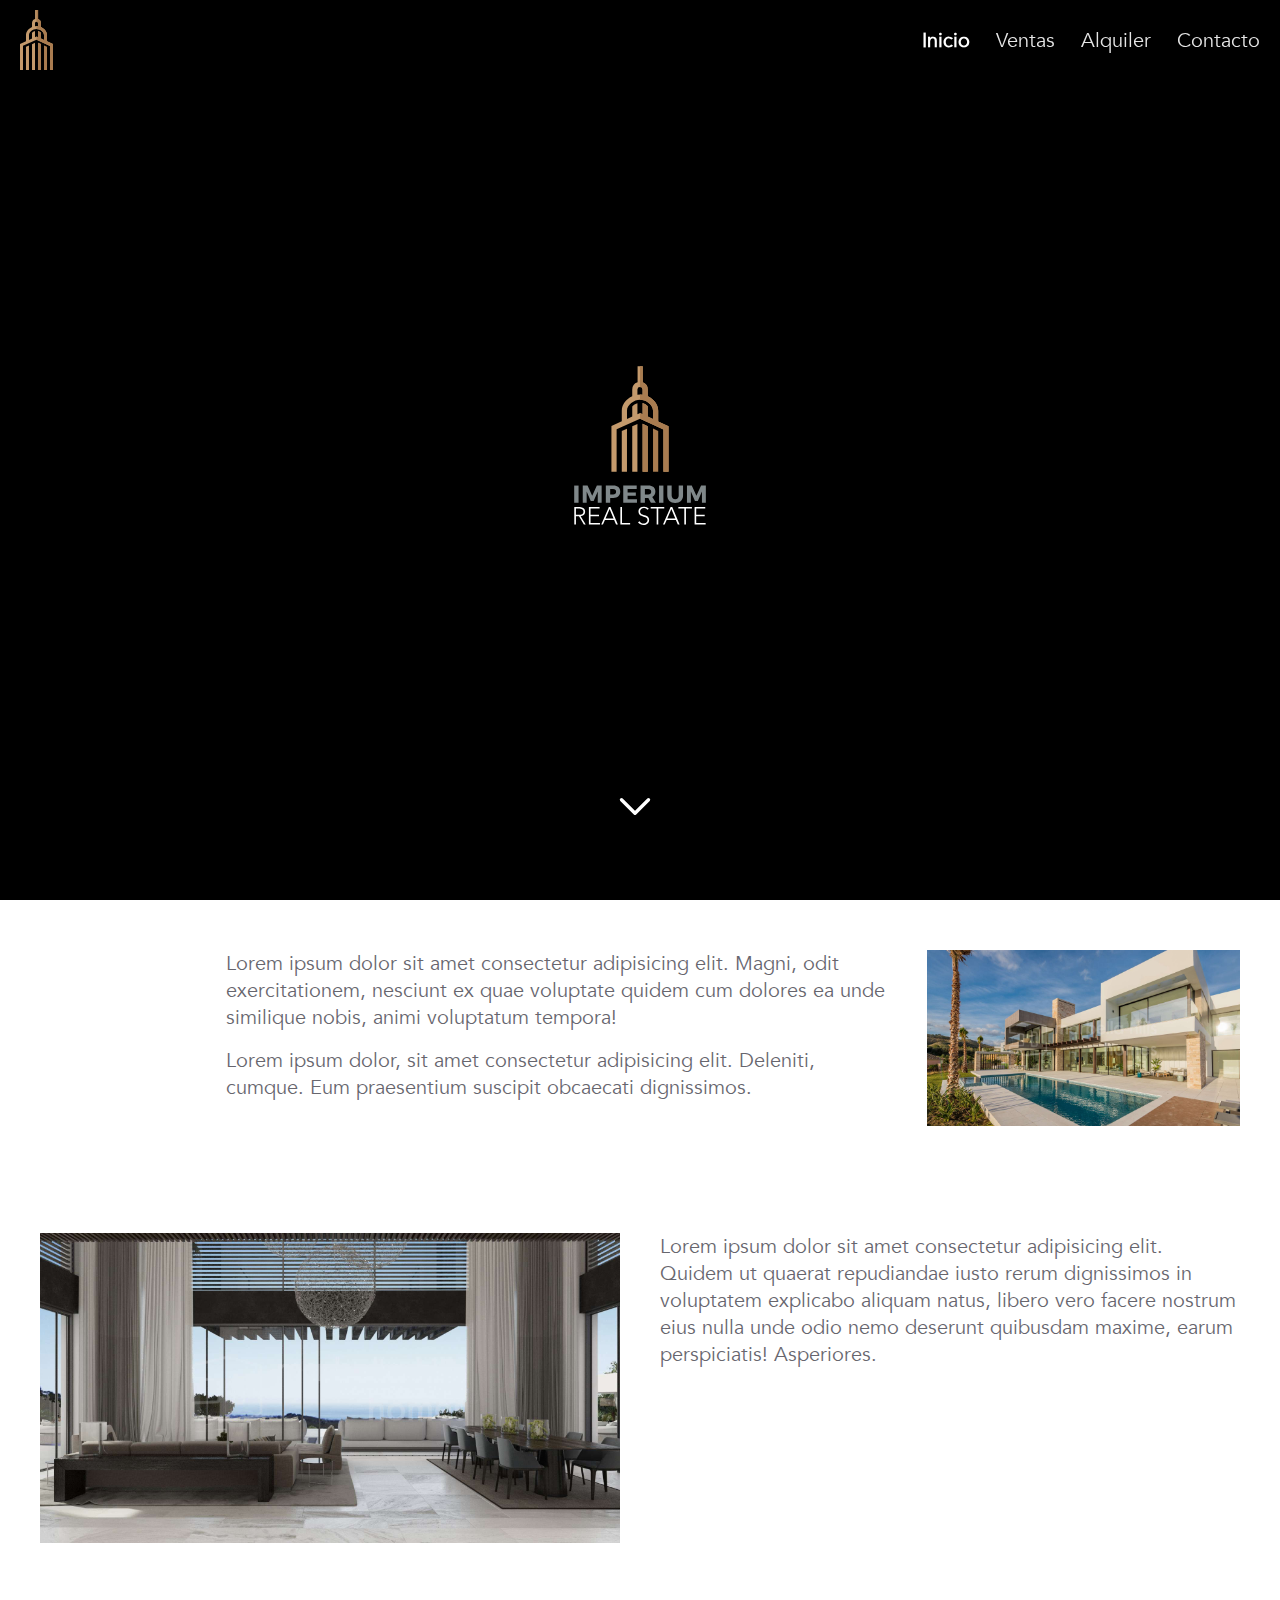
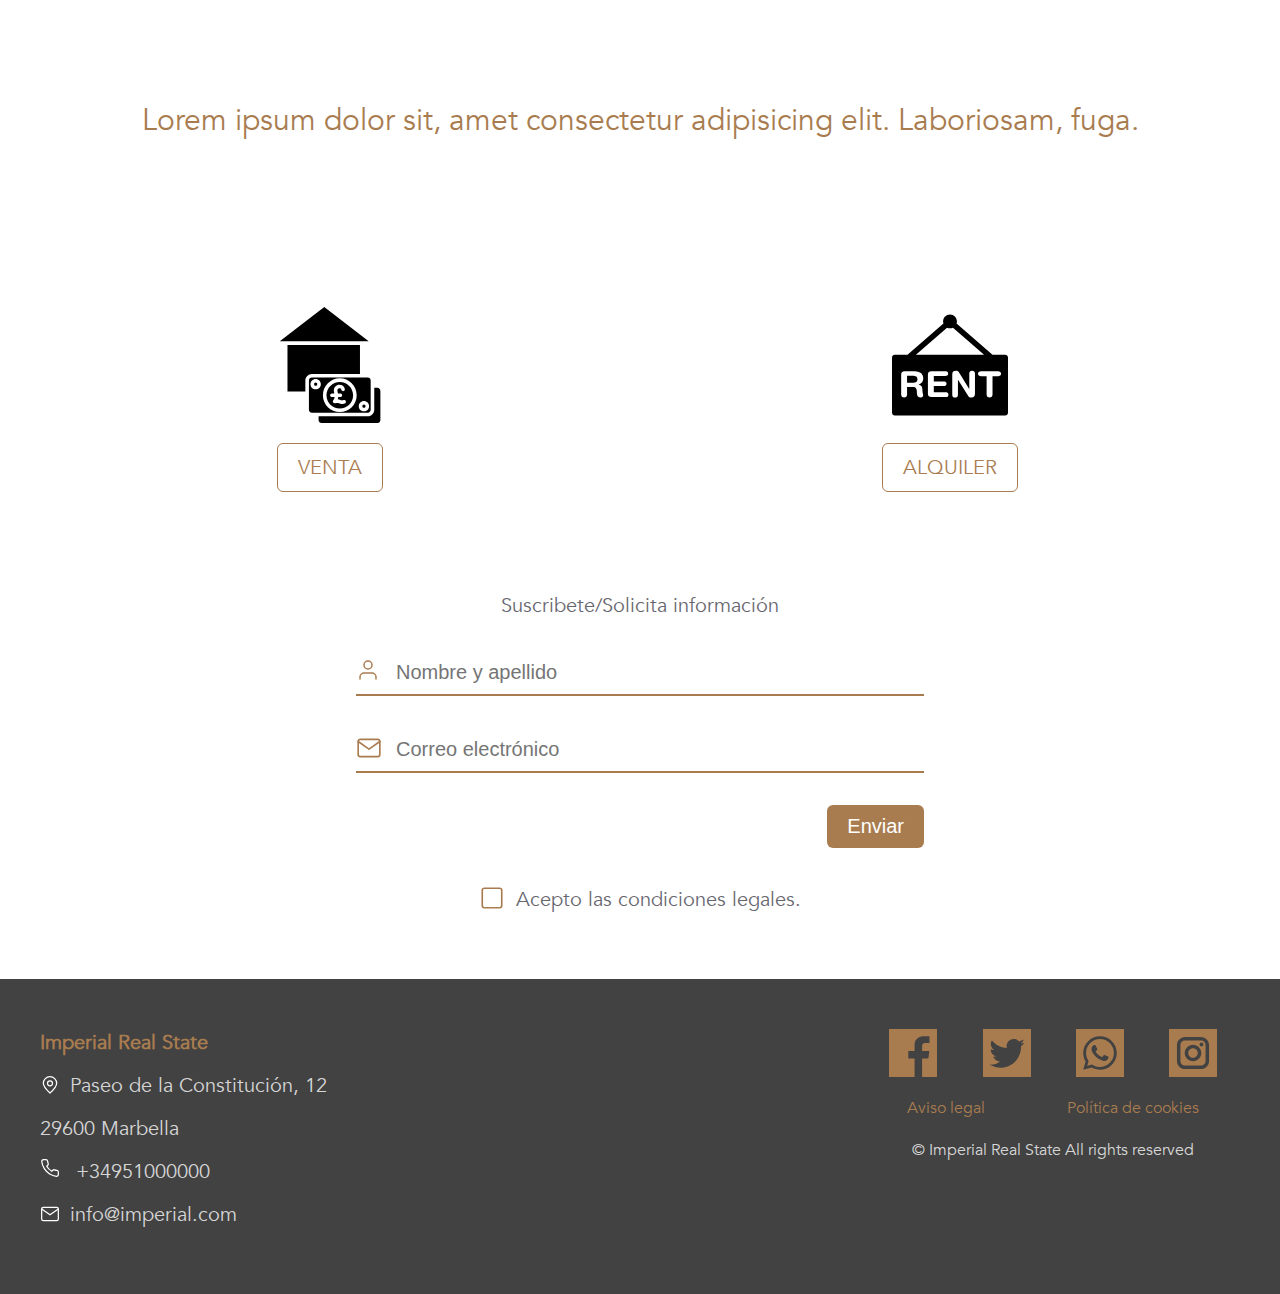
<file: index.html>
<!DOCTYPE html>
<html lang="es">
<head>
    <meta charset="UTF-8">
    <meta http-equiv="X-UA-Compatible" content="IE=edge">
    <meta name="viewport" content="width=device-width, initial-scale=1.0">
    <title>Inicio</title>
    <link rel="stylesheet" href="/css/styles.css">
    <script src="/js/jquery-3.6.4.min.js"></script>
    <script src="/js/main.js"></script>
</head>
<body>
    <header class="transparente">
        <img src="/img/logo.svg" alt="Logo Imperial Real State">
        <nav>
            <a href="#" class="activo">Inicio</a>
            <a href="#">Ventas</a>
            <a href="#">Alquiler</a>
            <a href="#">Contacto</a>
        </nav>
    </header>
    <div class="hero">
        <div></div>
        <div></div>
        <div></div>
        <div class="hero-logo">
            <img src="/img/logo-frame.svg" alt="Logo Imperial Real State">
        </div>
        <a href="#pr" class="hero-down"> <!-- el "href" me lleva al elemento con id "pr" -->
            <img src="/img/down.svg" alt="">
        </a>
    </div>
    <div id="burger" class="solid">
        <div class="barra superior"></div>
        <div class="barra media"></div>
        <div class="barra inferior"></div>
    </div>
    <div class="menu">
        <nav>
            <br>
            <a href="#">Inicio</a>
            <hr>
            <a href="#">Venta</a>
            <hr>
            <a href="#">Alquiler</a>
            <hr>
            <a href="#">Contacto</a>
        </nav>
        <p class="copyright">&copy; ACME Inc</p>
    </div>
    <div class="fila primera">
        <span id="pr">&nbsp;</span>
        <div class="col-66">
            <p>Lorem ipsum dolor sit amet consectetur adipisicing elit. Magni, odit exercitationem, nesciunt ex quae voluptate quidem cum dolores ea unde similique nobis, animi voluptatum tempora!</p>
            <p>Lorem ipsum dolor, sit amet consectetur adipisicing elit. Deleniti, cumque. Eum praesentium suscipit obcaecati dignissimos.</p>
        </div>    
        <div class="col-33">
            <img src="/img/thumb4.jpg" alt="imagen casa">
        </div>
    </div>
    <div class="fila">
        <div class="col-50">
            <img src="/img/thumb5.jpg" alt="">
        </div>
        <div class="col-50">
            <p>Lorem ipsum dolor sit amet consectetur adipisicing elit. Quidem ut quaerat repudiandae iusto rerum dignissimos in voluptatem explicabo aliquam natus, libero vero facere nostrum eius nulla unde odio nemo deserunt quibusdam maxime, earum perspiciatis! Asperiores.</p>
        </div>
    </div>
    <div class="fila paralax">
        <div class="col-100">
            <p>Lorem ipsum dolor sit, amet consectetur adipisicing elit. Laboriosam, fuga.</p>
        </div>
    </div>
    <div class="fila">
        <div class="col-50 caja-nav flex-column-center">
            <img src="/img/comprar.svg" alt="">
            <a href="#">VENTA</a>
        </div>
        <div class="col-50 caja-nav flex-column-center">
            <img src="/img/alquilar.svg" alt="">
            <a href="#">ALQUILER</a>
        </div>
    </div>
    <div class="fila">
        <div class="col-100 flex-column-center">
            <p>Suscribete/Solicita información</p>
            <form class="contacto">
                <div class="fila">
                    <input class="usuario" type="text" placeholder="Nombre y apellido">
                </div>
                <div class="fila">
                    <input class="email" type="email" placeholder="Correo electrónico">
                </div>
                <div class="fila flex-end">
                    <button type="submit">Enviar</button>
                </div>
                <div class="fila flex-center">
                    <input type="checkbox" id="condiciones">
                    <label for="condiciones">
                        Acepto las condiciones legales.
                    </label>
                </div>
            </form>
        </div>
    </div>
    <footer class="fila">
        <div class="col-33">
            <p>Imperial Real State</p>
            <p class="flex-start">
                <img class="m-r-small" src="/img/map.svg" alt="Icono de mapa">
                Paseo de la Constitución, 12
            </p>
            <p class="flex-start">29600 Marbella</p>
            <p>
                <img class="m-r-small" src="/img/phone.svg" alt="Icono de teléfono">
                +34951000000
            </p>
            <p class="flex-start">
                <img class="m-r-small" src="/img/mail.svg" alt="Icono de email">
                info@imperial.com
            </p>
        </div>
        <div class="col-33">
            <iframe src="https://www.google.com/maps/embed?pb=!1m18!1m12!1m3!1d6538.385683890655!2d-67.68985226573763!3d-34.97683409082521!2m3!1f0!2f0!3f0!3m2!1i1024!2i768!4f13.1!3m3!1m2!1s0x96781a11c548fc9d%3A0xfa291ac4eb8ae6ae!2sGral.%20Alvear%2C%20Mendoza!5e0!3m2!1ses!2sar!4v1679779224213!5m2!1ses!2sar" width="100%" height="100%" style="border:0;" allowfullscreen="" loading="lazy" referrerpolicy="no-referrer-when-downgrade"></iframe>
        </div>
        <div class="col-33">
            <div class="flex-around">
                <img class="rrss" src="/img/facebook.svg" alt="Icono de Facebook">
                <img class="rrss" src="/img/twitter.svg" alt="Icono de Twiter">
                <img class="rrss" src="/img/whatsapp.svg" alt="Icono de Whatsapp">
                <img class="rrss" src="/img/instagram.svg" alt="Icono de Instagram">
            </div>
            <div class="flex-around m-t">
                <a href="#">Aviso legal</a>
                <a href="#">Política de cookies</a>
            </div>
            <p class="copyright m-t">&copy; Imperial Real State All rights reserved</p>
        </div>
    </footer>
</body>
</html>
</file>
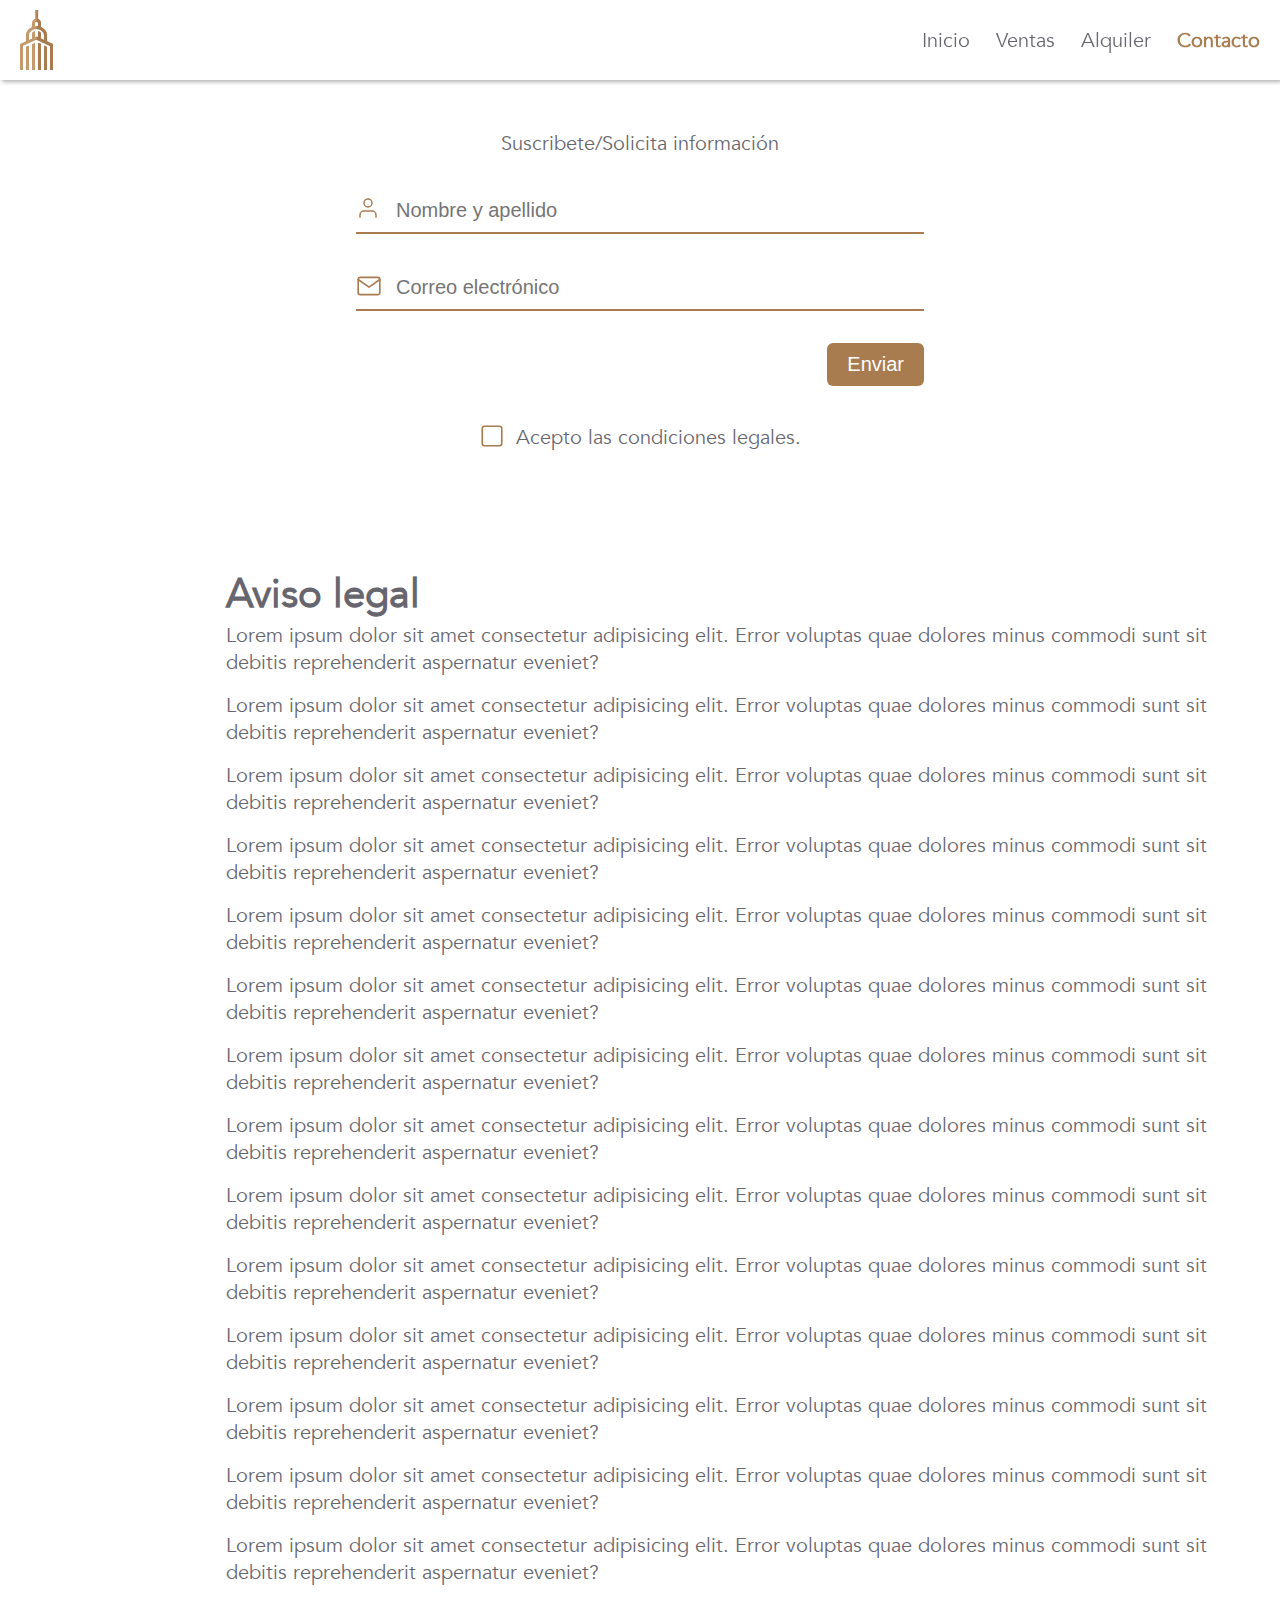
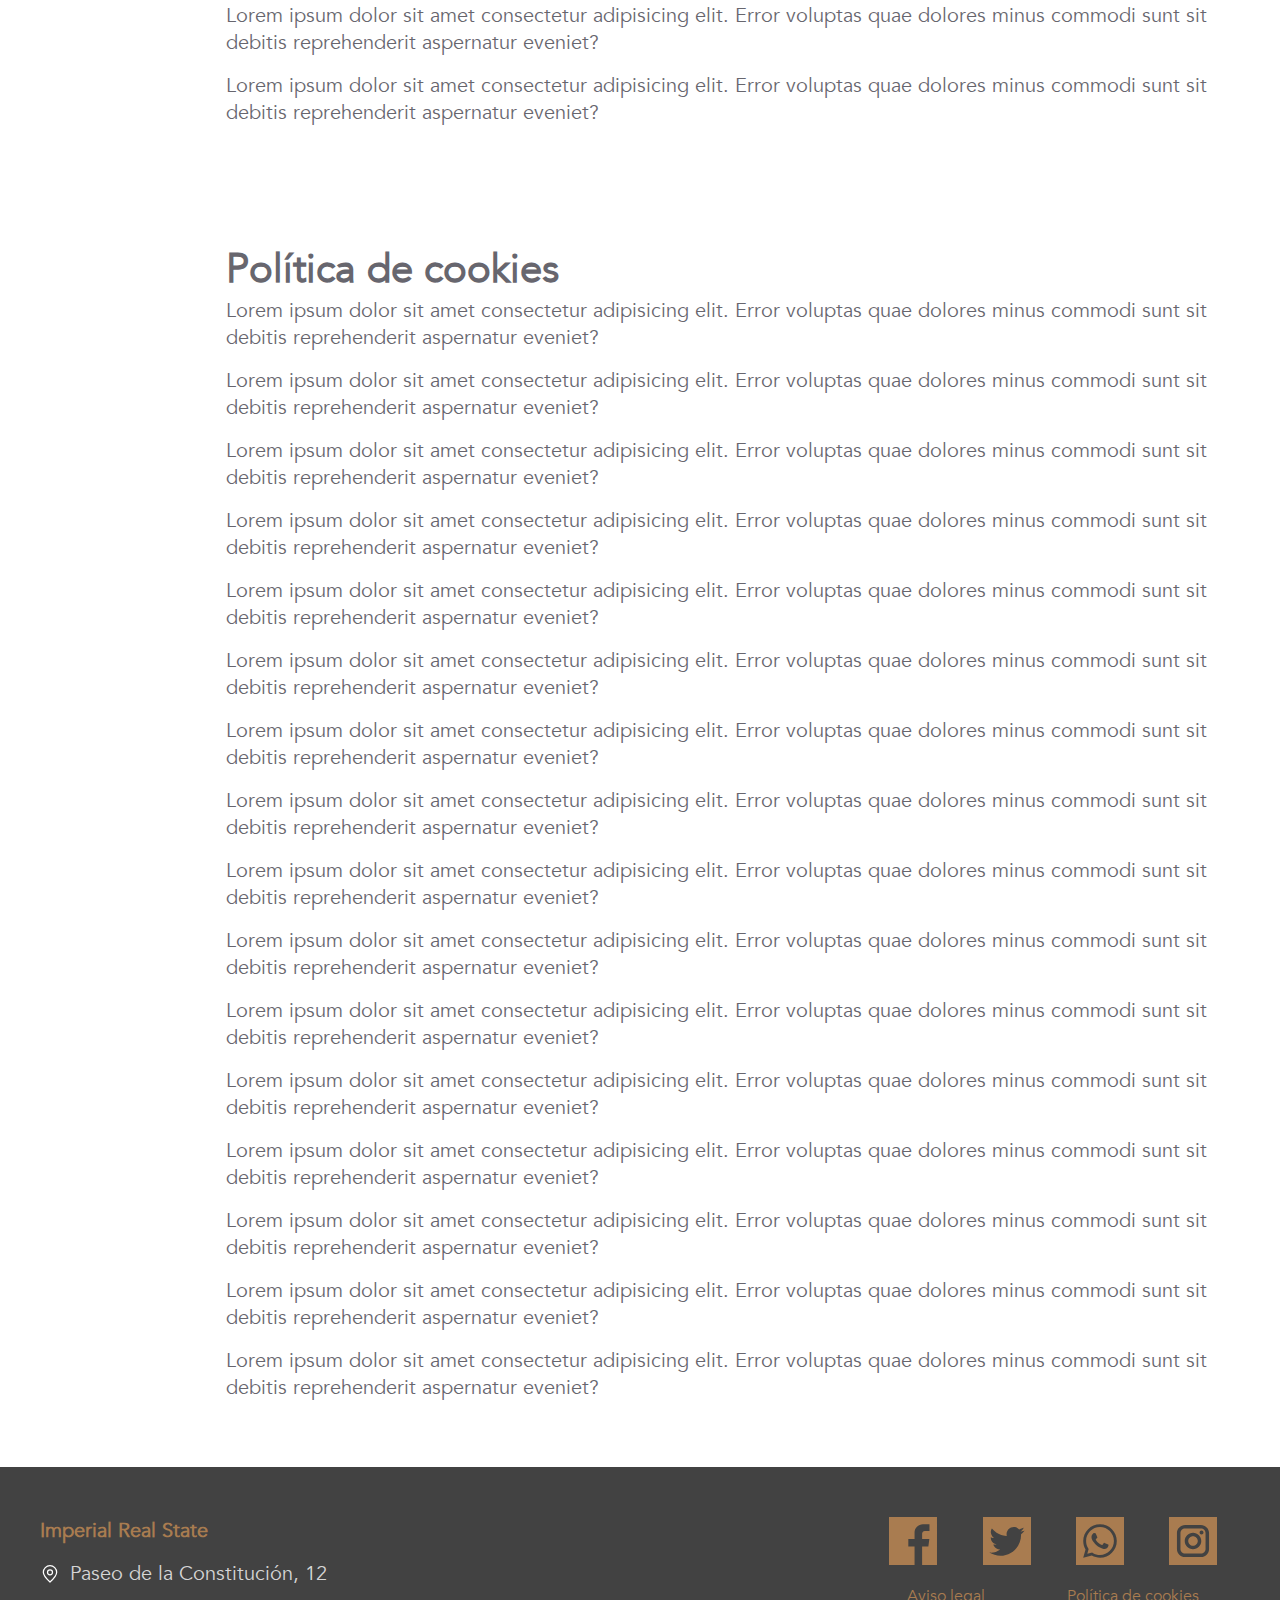
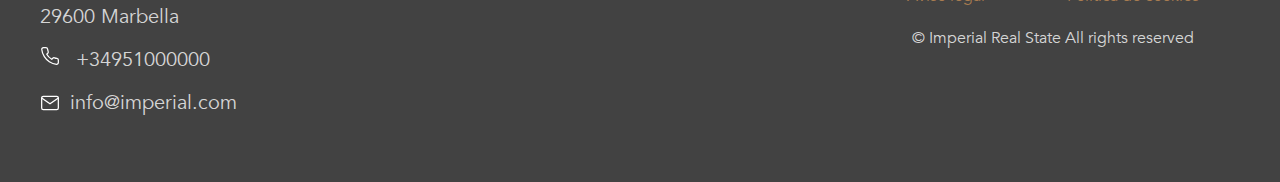
<file: contacto.html>
<!DOCTYPE html>
<html lang="es">
<head>
    <meta charset="UTF-8">
    <meta http-equiv="X-UA-Compatible" content="IE=edge">
    <meta name="viewport" content="width=device-width, initial-scale=1.0">
    <title>Contacto</title>
    <link rel="stylesheet" href="/css/styles.css">
    <script src="/js/jquery-3.6.4.min.js"></script>
    <script src="/js/main.js"></script>
</head>
<body>
    <header>
        <img src="/img/logo.svg" alt="Logo Imperial Real State">
        <nav>
            <a href="index.html">Inicio</a>
            <a href="ventas.html" >Ventas</a>
            <a href="#">Alquiler</a>
            <a href="#" class="activo">Contacto</a>
        </nav>
    </header>
    
    <div id="burger" class="solid">
        <div class="barra superior"></div>
        <div class="barra media"></div>
        <div class="barra inferior"></div>
    </div>
    <div class="menu">
        <nav>
            <br>
            <a href="index.html">Inicio</a>
            <hr>
            <a href="ventas.html">Ventas</a>
            <hr>
            <a href="#">Alquiler</a>
            <hr>
            <a href="#">Contacto</a>
        </nav>
        <p class="copyright">&copy; ACME Inc</p>
    </div>
    <div class="fila contacto">
        <div class="col-100 flex-column-center">
            <p>Suscribete/Solicita información</p>
            <form class="contacto">
                <div class="fila">
                    <input class="usuario" type="text" placeholder="Nombre y apellido">
                </div>
                <div class="fila">
                    <input class="email" type="email" placeholder="Correo electrónico">
                </div>
                <div class="fila flex-end">
                    <button type="submit">Enviar</button>
                </div>
                <div class="fila flex-center">
                    <input type="checkbox" id="condiciones">
                    <label for="condiciones">
                        Acepto las condiciones legales.
                    </label>
                </div>
            </form>
        </div>
    </div>
    <div class="fila">
        <span id="legal">&nbsp;</span>
        <div class="col-100">
            <h1>Aviso legal</h1>
            <p>Lorem ipsum dolor sit amet consectetur adipisicing elit. Error voluptas quae dolores minus commodi sunt sit debitis reprehenderit aspernatur eveniet?</p>
            <p>Lorem ipsum dolor sit amet consectetur adipisicing elit. Error voluptas quae dolores minus commodi sunt sit debitis reprehenderit aspernatur eveniet?</p>
            <p>Lorem ipsum dolor sit amet consectetur adipisicing elit. Error voluptas quae dolores minus commodi sunt sit debitis reprehenderit aspernatur eveniet?</p>
            <p>Lorem ipsum dolor sit amet consectetur adipisicing elit. Error voluptas quae dolores minus commodi sunt sit debitis reprehenderit aspernatur eveniet?</p>
            <p>Lorem ipsum dolor sit amet consectetur adipisicing elit. Error voluptas quae dolores minus commodi sunt sit debitis reprehenderit aspernatur eveniet?</p>
            <p>Lorem ipsum dolor sit amet consectetur adipisicing elit. Error voluptas quae dolores minus commodi sunt sit debitis reprehenderit aspernatur eveniet?</p>
            <p>Lorem ipsum dolor sit amet consectetur adipisicing elit. Error voluptas quae dolores minus commodi sunt sit debitis reprehenderit aspernatur eveniet?</p>
            <p>Lorem ipsum dolor sit amet consectetur adipisicing elit. Error voluptas quae dolores minus commodi sunt sit debitis reprehenderit aspernatur eveniet?</p>
            <p>Lorem ipsum dolor sit amet consectetur adipisicing elit. Error voluptas quae dolores minus commodi sunt sit debitis reprehenderit aspernatur eveniet?</p>
            <p>Lorem ipsum dolor sit amet consectetur adipisicing elit. Error voluptas quae dolores minus commodi sunt sit debitis reprehenderit aspernatur eveniet?</p>
            <p>Lorem ipsum dolor sit amet consectetur adipisicing elit. Error voluptas quae dolores minus commodi sunt sit debitis reprehenderit aspernatur eveniet?</p>
            <p>Lorem ipsum dolor sit amet consectetur adipisicing elit. Error voluptas quae dolores minus commodi sunt sit debitis reprehenderit aspernatur eveniet?</p>
            <p>Lorem ipsum dolor sit amet consectetur adipisicing elit. Error voluptas quae dolores minus commodi sunt sit debitis reprehenderit aspernatur eveniet?</p>
            <p>Lorem ipsum dolor sit amet consectetur adipisicing elit. Error voluptas quae dolores minus commodi sunt sit debitis reprehenderit aspernatur eveniet?</p>
            <p>Lorem ipsum dolor sit amet consectetur adipisicing elit. Error voluptas quae dolores minus commodi sunt sit debitis reprehenderit aspernatur eveniet?</p>
            <p>Lorem ipsum dolor sit amet consectetur adipisicing elit. Error voluptas quae dolores minus commodi sunt sit debitis reprehenderit aspernatur eveniet?</p>
        </div>
    </div>
    <div class="fila">
        <span id="cookies">&nbsp;</span>
        <div class="col-100">
            <h1>Política de cookies</h1>
            <p>Lorem ipsum dolor sit amet consectetur adipisicing elit. Error voluptas quae dolores minus commodi sunt sit debitis reprehenderit aspernatur eveniet?</p>
            <p>Lorem ipsum dolor sit amet consectetur adipisicing elit. Error voluptas quae dolores minus commodi sunt sit debitis reprehenderit aspernatur eveniet?</p>
            <p>Lorem ipsum dolor sit amet consectetur adipisicing elit. Error voluptas quae dolores minus commodi sunt sit debitis reprehenderit aspernatur eveniet?</p>
            <p>Lorem ipsum dolor sit amet consectetur adipisicing elit. Error voluptas quae dolores minus commodi sunt sit debitis reprehenderit aspernatur eveniet?</p>
            <p>Lorem ipsum dolor sit amet consectetur adipisicing elit. Error voluptas quae dolores minus commodi sunt sit debitis reprehenderit aspernatur eveniet?</p>
            <p>Lorem ipsum dolor sit amet consectetur adipisicing elit. Error voluptas quae dolores minus commodi sunt sit debitis reprehenderit aspernatur eveniet?</p>
            <p>Lorem ipsum dolor sit amet consectetur adipisicing elit. Error voluptas quae dolores minus commodi sunt sit debitis reprehenderit aspernatur eveniet?</p>
            <p>Lorem ipsum dolor sit amet consectetur adipisicing elit. Error voluptas quae dolores minus commodi sunt sit debitis reprehenderit aspernatur eveniet?</p>
            <p>Lorem ipsum dolor sit amet consectetur adipisicing elit. Error voluptas quae dolores minus commodi sunt sit debitis reprehenderit aspernatur eveniet?</p>
            <p>Lorem ipsum dolor sit amet consectetur adipisicing elit. Error voluptas quae dolores minus commodi sunt sit debitis reprehenderit aspernatur eveniet?</p>
            <p>Lorem ipsum dolor sit amet consectetur adipisicing elit. Error voluptas quae dolores minus commodi sunt sit debitis reprehenderit aspernatur eveniet?</p>
            <p>Lorem ipsum dolor sit amet consectetur adipisicing elit. Error voluptas quae dolores minus commodi sunt sit debitis reprehenderit aspernatur eveniet?</p>
            <p>Lorem ipsum dolor sit amet consectetur adipisicing elit. Error voluptas quae dolores minus commodi sunt sit debitis reprehenderit aspernatur eveniet?</p>
            <p>Lorem ipsum dolor sit amet consectetur adipisicing elit. Error voluptas quae dolores minus commodi sunt sit debitis reprehenderit aspernatur eveniet?</p>
            <p>Lorem ipsum dolor sit amet consectetur adipisicing elit. Error voluptas quae dolores minus commodi sunt sit debitis reprehenderit aspernatur eveniet?</p>
            <p>Lorem ipsum dolor sit amet consectetur adipisicing elit. Error voluptas quae dolores minus commodi sunt sit debitis reprehenderit aspernatur eveniet?</p>
        </div>
    </div>
    <footer class="fila">
        <div class="col-33">
            <p>Imperial Real State</p>
            <p class="flex-start">
                <img class="m-r-small" src="/img/map.svg" alt="Icono de mapa">
                Paseo de la Constitución, 12
            </p>
            <p class="flex-start">29600 Marbella</p>
            <p>
                <img class="m-r-small" src="/img/phone.svg" alt="Icono de teléfono">
                +34951000000
            </p>
            <p class="flex-start">
                <img class="m-r-small" src="/img/mail.svg" alt="Icono de email">
                info@imperial.com
            </p>
        </div>
        <div class="col-33">
            <iframe src="https://www.google.com/maps/embed?pb=!1m18!1m12!1m3!1d6538.385683890655!2d-67.68985226573763!3d-34.97683409082521!2m3!1f0!2f0!3f0!3m2!1i1024!2i768!4f13.1!3m3!1m2!1s0x96781a11c548fc9d%3A0xfa291ac4eb8ae6ae!2sGral.%20Alvear%2C%20Mendoza!5e0!3m2!1ses!2sar!4v1679779224213!5m2!1ses!2sar" width="100%" height="100%" style="border:0;" allowfullscreen="" loading="lazy" referrerpolicy="no-referrer-when-downgrade"></iframe>
        </div>
        <div class="col-33">
            <div class="flex-around">
                <img class="rrss" src="/img/facebook.svg" alt="Icono de Facebook">
                <img class="rrss" src="/img/twitter.svg" alt="Icono de Twiter">
                <img class="rrss" src="/img/whatsapp.svg" alt="Icono de Whatsapp">
                <img class="rrss" src="/img/instagram.svg" alt="Icono de Instagram">
            </div>
            <div class="flex-around m-t">
                <a href="#legal">Aviso legal</a>
                <a href="#cookies">Política de cookies</a>
            </div>
            <p class="copyright m-t">&copy; Imperial Real State All rights reserved</p>
        </div>
    </footer>
</body>
</html>
</file>
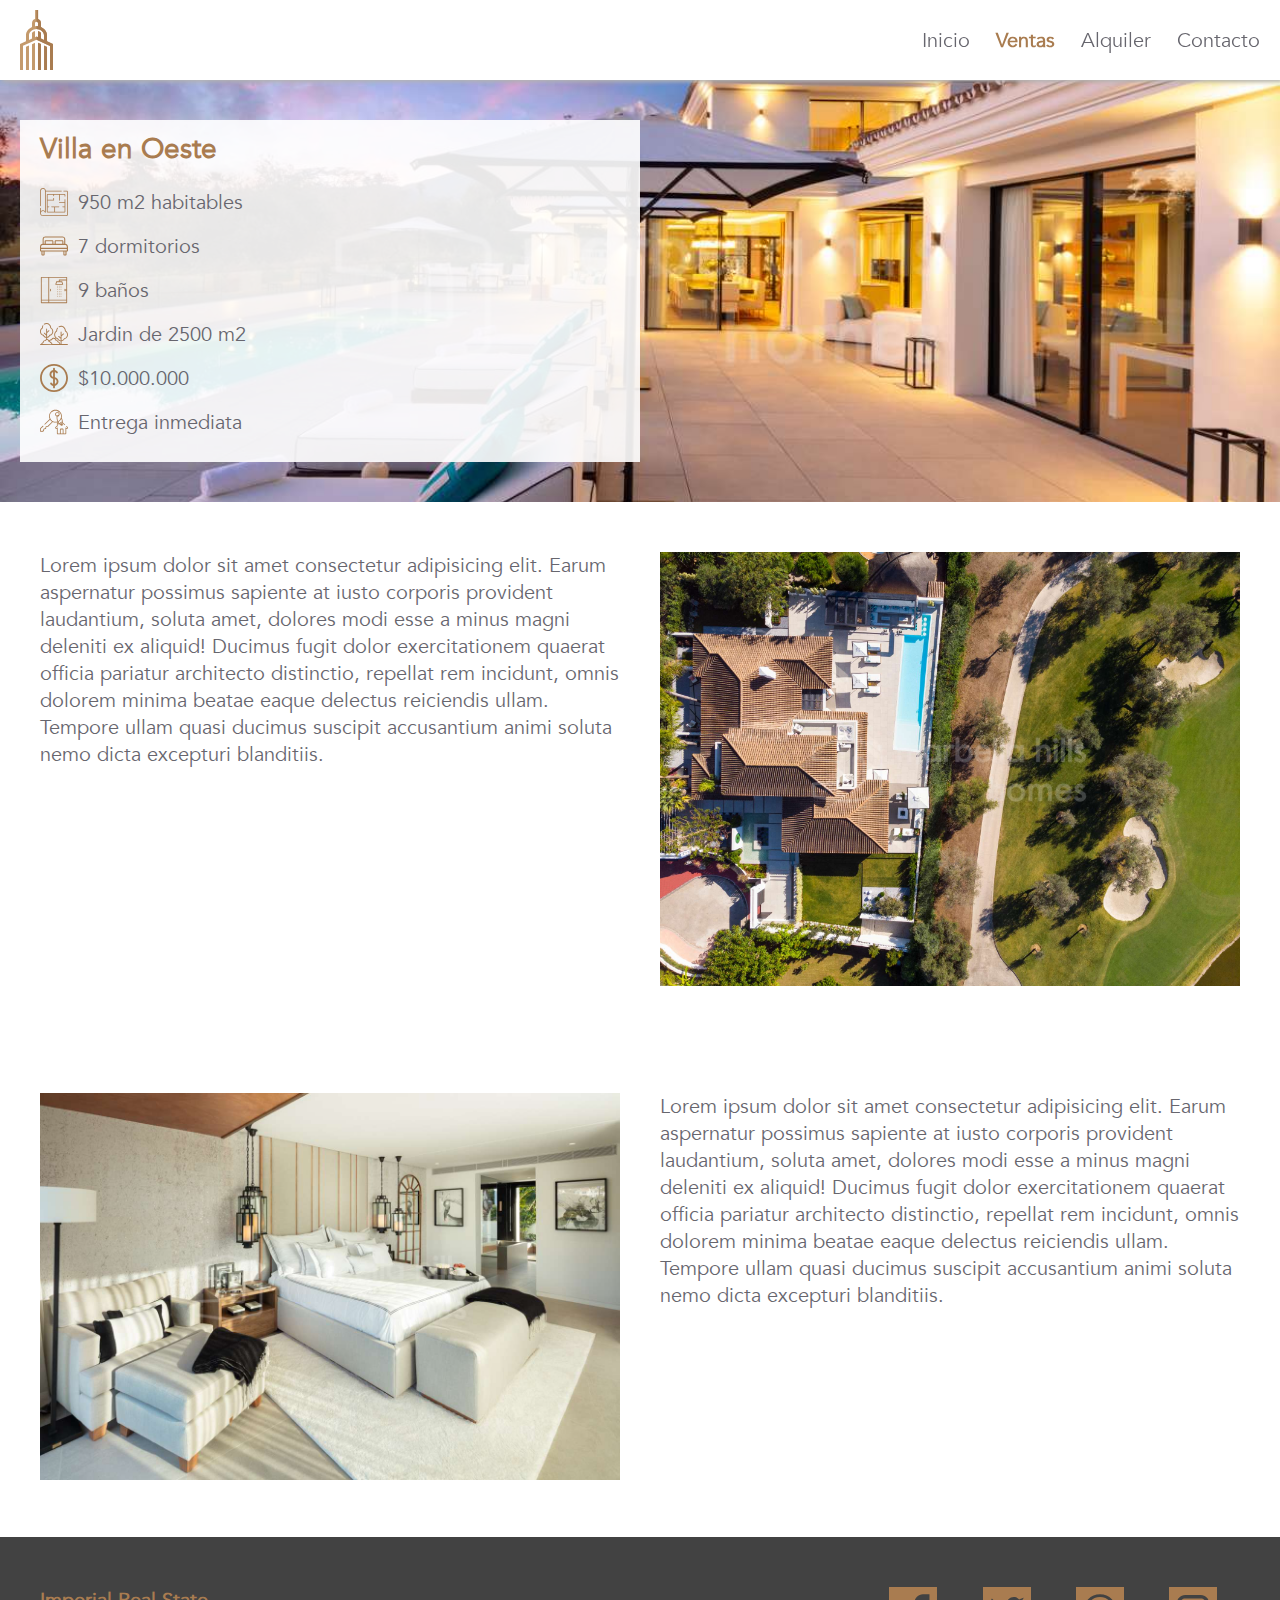
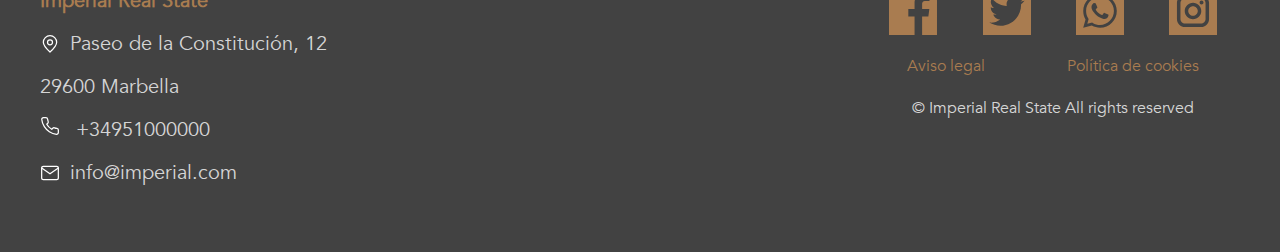
<file: propiedad1.html>
<!DOCTYPE html>
<html lang="es">
<head>
    <meta charset="UTF-8">
    <meta http-equiv="X-UA-Compatible" content="IE=edge">
    <meta name="viewport" content="width=device-width, initial-scale=1.0">
    <title>Ventas</title>
    <link rel="stylesheet" href="/css/styles.css">
    <script src="/js/jquery-3.6.4.min.js"></script>
    <script src="/js/main.js"></script>
</head>
<body>
    <header>
        <img src="/img/logo.svg" alt="Logo Imperial Real State">
        <nav>
            <a href="index.html">Inicio</a>
            <a href="ventas.html" class="activo">Ventas</a>
            <a href="#">Alquiler</a>
            <a href="contacto.html">Contacto</a>
        </nav>
    </header>
    
    
    <div id="burger" class="solid">
        <div class="barra superior"></div>
        <div class="barra media"></div>
        <div class="barra inferior"></div>
    </div>
    <div class="menu">
        <nav>
            <br>
            <a href="index.html">Inicio</a>
            <hr>
            <a href="ventas.html">Ventas</a>
            <hr>
            <a href="#">Alquiler</a>
            <hr>
            <a href="contacto.html">Contacto</a>
        </nav>
        <p class="copyright">&copy; ACME Inc</p>
    </div>
    <div class="fila propiedad">
        <div class="col-50">
            <h1 class="m-b">Villa en Oeste</h1>
            <p class="flex-start"> <!-- con "flex-start" alineo icoco -->
                <img class="m-r-small" src="/img/blueprint.svg" alt="Icono de plano">
                950 m2 habitables
            </p>
            <p class="flex-start">
                <img class="m-r-small" src="/img/bed.svg" alt="Icono n° de dormitorios">
                7 dormitorios
            </p>
            <p class="flex-start">
                <img class="m-r-small" src="/img/bath.svg" alt="Icono n° de bañoz">
                9 baños
            </p>
            <p class="flex-start">
                <img class="m-r-small" src="/img/tree.svg" alt="Icono de Jardin">
                Jardin de 2500 m2
            </p>
            <p class="flex-start">
                <img class="m-r-small" src="/img/money.svg" alt="Icono de monedas">
                $10.000.000
            </p>
            <p class="flex-start">
                <img class="m-r-small" src="/img/contract.svg" alt="Icono de contrato">
                Entrega inmediata
            </p>
        </div>
        <div class="col-50"></div>
    </div>
    <div class="fila">
        <div class="col-50">
            <p>Lorem ipsum dolor sit amet consectetur adipisicing elit. Earum aspernatur possimus sapiente at iusto corporis provident laudantium, soluta amet, dolores modi esse a minus magni deleniti ex aliquid! Ducimus fugit dolor exercitationem quaerat officia pariatur architecto distinctio, repellat rem incidunt, omnis dolorem minima beatae eaque delectus reiciendis ullam. Tempore ullam quasi ducimus suscipit accusantium animi soluta nemo dicta excepturi blanditiis.</p>
        </div>
        <div class="col-50">
            <img src="/img/property2.jpg" alt="">
        </div>
    </div>
    <div class="fila">
        <div class="col-50">
            <img src="/img/property3.jpg" alt="">
        </div>
        <div class="col-50">
            <p>Lorem ipsum dolor sit amet consectetur adipisicing elit. Earum aspernatur possimus sapiente at iusto corporis provident laudantium, soluta amet, dolores modi esse a minus magni deleniti ex aliquid! Ducimus fugit dolor exercitationem quaerat officia pariatur architecto distinctio, repellat rem incidunt, omnis dolorem minima beatae eaque delectus reiciendis ullam. Tempore ullam quasi ducimus suscipit accusantium animi soluta nemo dicta excepturi blanditiis.</p>
        </div>
    </div>
    <footer class="fila">
        <div class="col-33">
            <p>Imperial Real State</p>
            <p class="flex-start">
                <img class="m-r-small" src="/img/map.svg" alt="Icono de mapa">
                Paseo de la Constitución, 12
            </p>
            <p class="flex-start">29600 Marbella</p>
            <p>
                <img class="m-r-small" src="/img/phone.svg" alt="Icono de teléfono">
                +34951000000
            </p>
            <p class="flex-start">
                <img class="m-r-small" src="/img/mail.svg" alt="Icono de email">
                info@imperial.com
            </p>
        </div>
        <div class="col-33">
            <iframe src="https://www.google.com/maps/embed?pb=!1m18!1m12!1m3!1d6538.385683890655!2d-67.68985226573763!3d-34.97683409082521!2m3!1f0!2f0!3f0!3m2!1i1024!2i768!4f13.1!3m3!1m2!1s0x96781a11c548fc9d%3A0xfa291ac4eb8ae6ae!2sGral.%20Alvear%2C%20Mendoza!5e0!3m2!1ses!2sar!4v1679779224213!5m2!1ses!2sar" width="100%" height="100%" style="border:0;" allowfullscreen="" loading="lazy" referrerpolicy="no-referrer-when-downgrade"></iframe>
        </div>
        <div class="col-33">
            <div class="flex-around">
                <img class="rrss" src="/img/facebook.svg" alt="Icono de Facebook">
                <img class="rrss" src="/img/twitter.svg" alt="Icono de Twiter">
                <img class="rrss" src="/img/whatsapp.svg" alt="Icono de Whatsapp">
                <img class="rrss" src="/img/instagram.svg" alt="Icono de Instagram">
            </div>
            <div class="flex-around m-t">
                <a href="contacto.html#legal">Aviso legal</a>
                <a href="contacto.html#cookies">Política de cookies</a>
            </div>
            <p class="copyright m-t">&copy; Imperial Real State All rights reserved</p>
        </div>
    </footer>
</body>
</html>
</file>
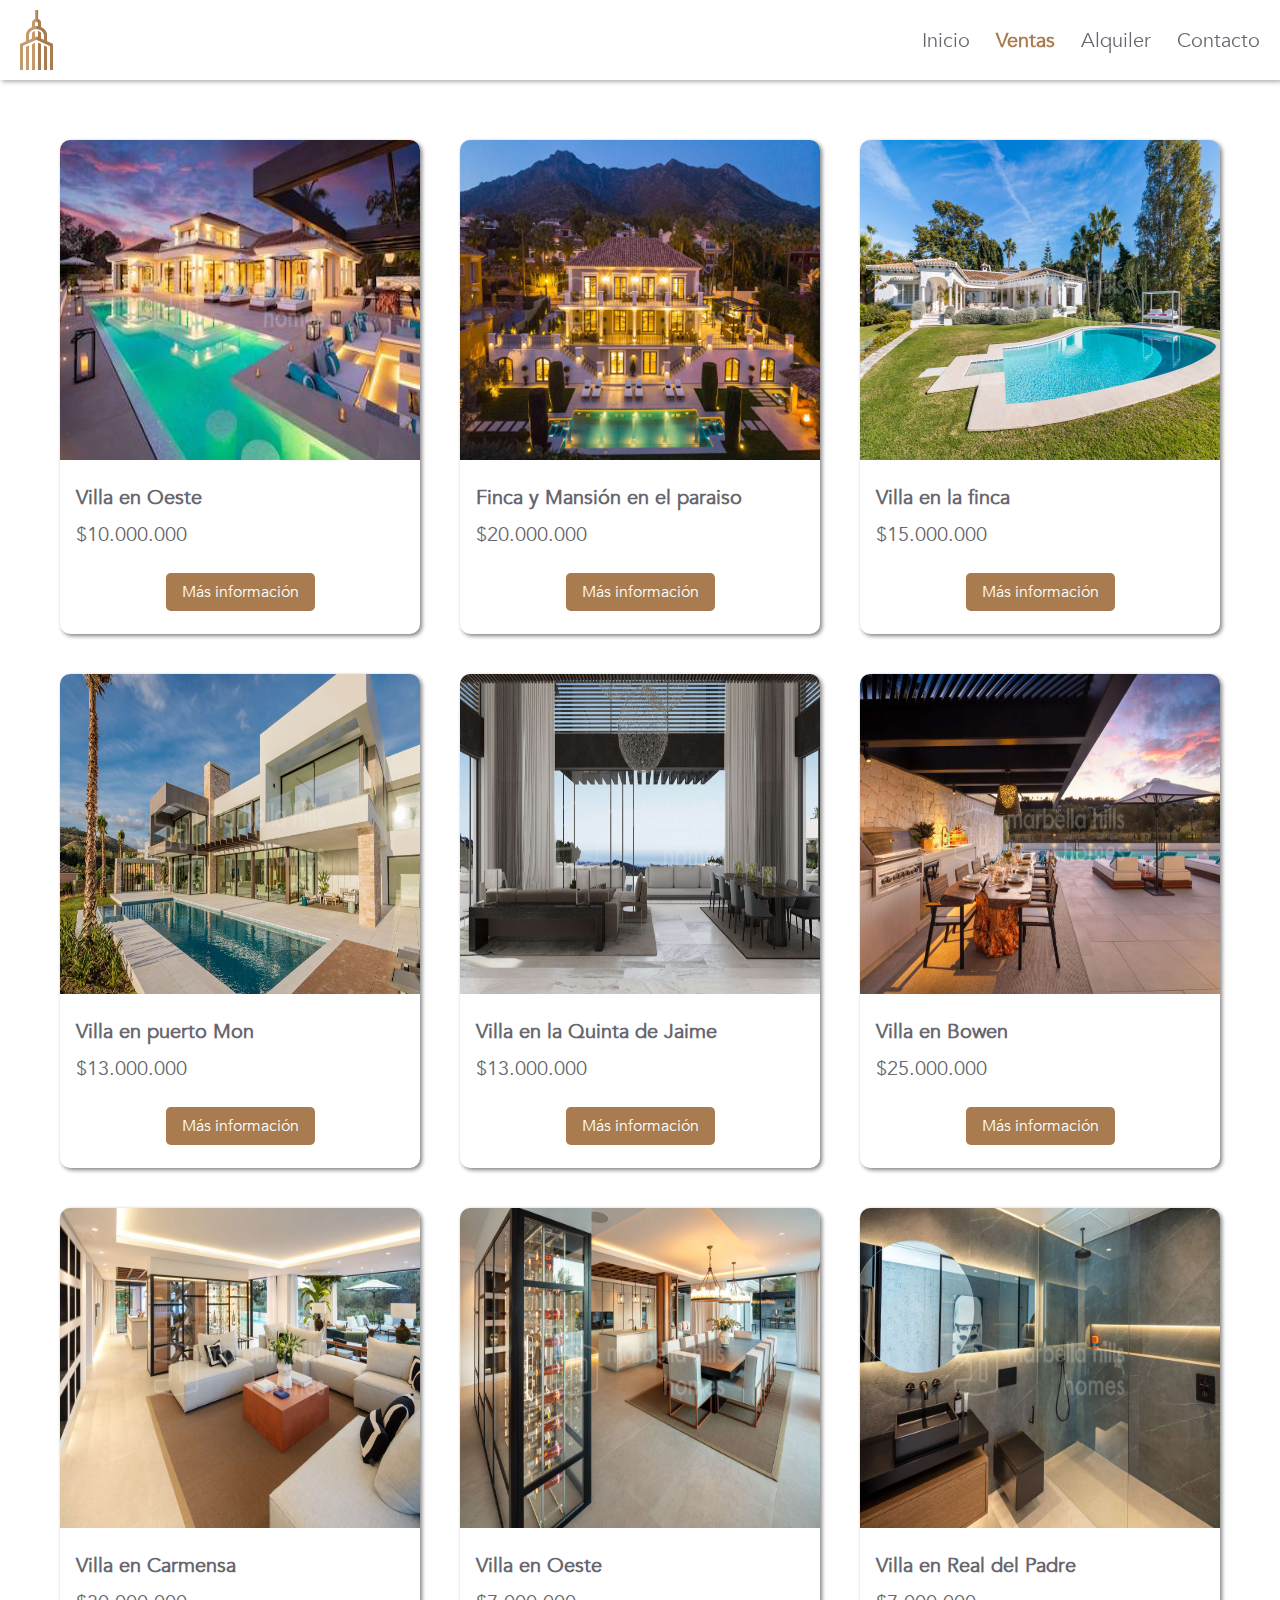
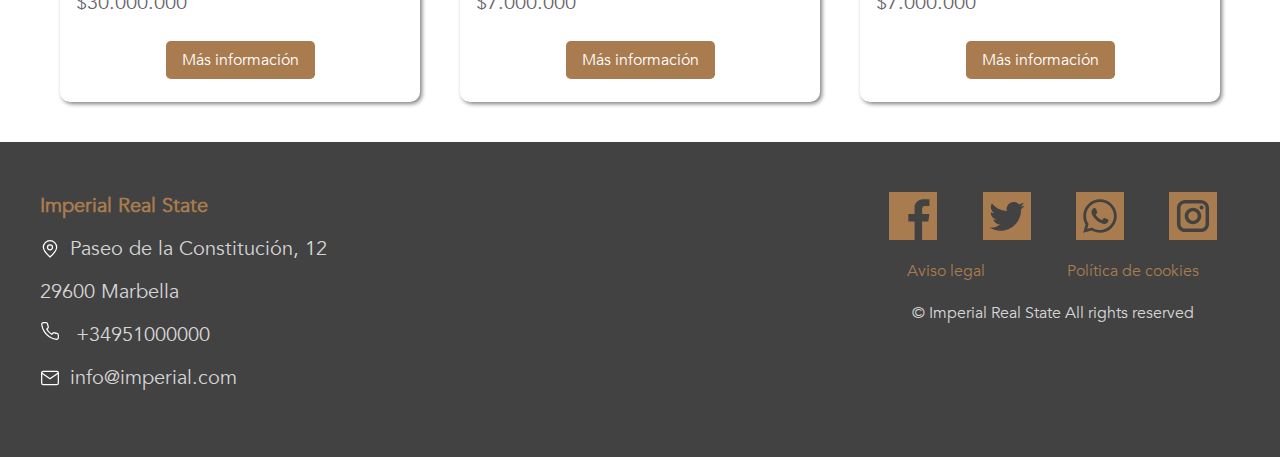
<file: ventas.html>
<!DOCTYPE html>
<html lang="es">
<head>
    <meta charset="UTF-8">
    <meta http-equiv="X-UA-Compatible" content="IE=edge">
    <meta name="viewport" content="width=device-width, initial-scale=1.0">
    <title>Ventas</title>
    <link rel="stylesheet" href="/css/styles.css">
    <script src="/js/jquery-3.6.4.min.js"></script>
    <script src="/js/main.js"></script>
</head>
<body>
    <header>
        <img src="/img/logo.svg" alt="Logo Imperial Real State">
        <nav>
            <a href="index.html">Inicio</a>
            <a href="#" class="activo">Ventas</a>
            <a href="#">Alquiler</a>
            <a href="contacto.html">Contacto</a>
        </nav>
    </header>
    
    
    <div id="burger" class="solid">
        <div class="barra superior"></div>
        <div class="barra media"></div>
        <div class="barra inferior"></div>
    </div>
    <div class="menu">
        <nav>
            <br>
            <a href="index.html">Inicio</a>
            <hr>
            <a href="ventas.html">Ventas</a>
            <hr>
            <a href="#">Alquiler</a>
            <hr>
            <a href="contacto.html">Contacto</a>
        </nav>
        <p class="copyright">&copy; ACME Inc</p>
    </div>
    <div class="fila grid"> <!-- añadimos una clase grid (rejilla) para ordenar las tarjetas o cards -->
        <div class="card">
            <img src="/img/thumb1.jpeg" alt="Imagen de casa">
            <div class="footer-card"> 
                <div>
                    <p>Villa en Oeste</p>
                    <p>$10.000.000</p>
                </div>
                <a href="propiedad1.html">Más información</a> 
            </div>
        </div>   
        <div class="card">
            <img src="/img/thumb2.jpg" alt="Imagen de casa">
            <div class="footer-card"> 
                <div>
                    <p>Finca y Mansión en el paraiso</p>
                    <p>$20.000.000</p>
                </div>
                <a href="#">Más información</a> 
            </div>
        </div>   
        <div class="card">
            <img src="/img/thumb3.jpg" alt="Imagen de casa">
            <div class="footer-card"> 
                <div>
                    <p>Villa en la finca</p>
                    <p>$15.000.000</p>
                </div>
                <a href="#">Más información</a> 
            </div>
        </div>   
        <div class="card">
            <img src="/img/thumb4.jpg" alt="Imagen de casa">
            <div class="footer-card"> 
                <div>
                    <p>Villa en puerto Mon</p>
                    <p>$13.000.000</p>
                </div>
                <a href="#">Más información</a> 
            </div>
        </div>   
        <div class="card">
            <img src="/img/thumb5.jpg" alt="Imagen de casa">
            <div class="footer-card"> 
                <div>
                    <p>Villa en la Quinta de Jaime</p>
                    <p>$13.000.000</p>
                </div>
                <a href="#">Más información</a> 
            </div>
        </div>   
        <div class="card">
            <img src="/img/thumb6.jpg" alt="Imagen de casa">
            <div class="footer-card"> 
                <div>
                    <p>Villa en Bowen</p>
                    <p>$25.000.000</p>
                </div>
                <a href="#">Más información</a> 
            </div>
        </div>   
        <div class="card">
            <img src="/img/thumb8.jpg" alt="Imagen de casa">
            <div class="footer-card"> 
                <div>
                    <p>Villa en Carmensa</p>
                    <p>$30.000.000</p>
                </div>
                <a href="#">Más información</a> 
            </div>
        </div>   
        <div class="card">
            <img src="/img/thumb9.jpg" alt="Imagen de casa">
            <div class="footer-card"> 
                <div>
                    <p>Villa en Oeste</p>
                    <p>$7.000.000</p>
                </div>
                <a href="#">Más información</a> 
            </div>
        </div>   
        <div class="card">
            <img src="/img/thumb10.jpg" alt="Imagen de casa">
            <div class="footer-card"> 
                <div>
                    <p>Villa en Real del Padre</p>
                    <p>$7.000.000</p>
                </div>
                <a href="#">Más información</a> 
            </div>
        </div>   
    </div>
    <footer class="fila">
        <div class="col-33">
            <p>Imperial Real State</p>
            <p class="flex-start">
                <img class="m-r-small" src="/img/map.svg" alt="Icono de mapa">
                Paseo de la Constitución, 12
            </p>
            <p class="flex-start">29600 Marbella</p>
            <p>
                <img class="m-r-small" src="/img/phone.svg" alt="Icono de teléfono">
                +34951000000
            </p>
            <p class="flex-start">
                <img class="m-r-small" src="/img/mail.svg" alt="Icono de email">
                info@imperial.com
            </p>
        </div>
        <div class="col-33">
            <iframe src="https://www.google.com/maps/embed?pb=!1m18!1m12!1m3!1d6538.385683890655!2d-67.68985226573763!3d-34.97683409082521!2m3!1f0!2f0!3f0!3m2!1i1024!2i768!4f13.1!3m3!1m2!1s0x96781a11c548fc9d%3A0xfa291ac4eb8ae6ae!2sGral.%20Alvear%2C%20Mendoza!5e0!3m2!1ses!2sar!4v1679779224213!5m2!1ses!2sar" width="100%" height="100%" style="border:0;" allowfullscreen="" loading="lazy" referrerpolicy="no-referrer-when-downgrade"></iframe>
        </div>
        <div class="col-33">
            <div class="flex-around">
                <img class="rrss" src="/img/facebook.svg" alt="Icono de Facebook">
                <img class="rrss" src="/img/twitter.svg" alt="Icono de Twiter">
                <img class="rrss" src="/img/whatsapp.svg" alt="Icono de Whatsapp">
                <img class="rrss" src="/img/instagram.svg" alt="Icono de Instagram">
            </div>
            <div class="flex-around m-t">
                <a href="contacto.html#legal">Aviso legal</a>
                <a href="contacto.html#cookies">Política de cookies</a>
            </div>
            <p class="copyright m-t">&copy; Imperial Real State All rights reserved</p>
        </div>
    </footer>
</body>
</html>
</file>
<file: css/styles.css>
/* Fuentes */
@font-face {
    font-family: "Avenir";
    src: url("/fonts/Avenir-Book.ttf");
}

/* Reseteo */
* {
    margin: 0;
    padding: 0;
    box-sizing: border-box;
}

a {
    text-decoration: none;
    cursor: pointer;
    color: inherit; /* toman el color del elemento en el que se encuentra el enlace */
}

/* Configuraciones Generales */
html {
    font-size: 20px;
}

@media (max-width: 440px) {
    html {
        font-size: 18px;
    }
}

body {
    font-family: "Avenir", sans-serif;
    color: #67666e;
}

/* Hacemos el img responsive para que se adapte y nunca se desborda de los elementos
que los contiene */
img {
    max-width: 100%;
}

p {
    margin-bottom: 0.8rem;
}

/* Hero */
.hero {
    width: 100%;
    height: 100vh;
    background-color: black;
    position: absolute;
    top: 0;
    left: 0;
    overflow: hidden;
}

@keyframes heroAnimation {
    0% {
        opacity: 0;
        animation-timing-function: ease-in;
    }

    12% { opacity: 1; }

    25% { transform: scale(1.2); }

    75% { 
        opacity: 0; 
        transform: scale(1.1);
    }

    100% {
        opacity: 0;
    }
}

.hero div {
    width: 100%;
    height: 100vh;
    position: absolute;
    top: 0;
    left: 0;
    /* configuracion general de las imágenes */
    background-size: cover;
    background-position: center;
    background-repeat: none;
    opacity: 0; /* ocupan el espacio pero no se ven */

    /* Animamos todos los div */
    /* colocamos el nombre de la animación, el tiempo e 
    "infinite" para que se repita de manera continua  */
    animation: heroAnimation 18s infinite;  
}

.hero div:nth-child(1) {
    background-image: url("/img/front1.jpg");
}

.hero div:nth-child(2) {
    background-image: url("/img/front2.jpg");
    animation-delay: 6s;
}

.hero div:nth-child(2) {
    background-image: url("/img/front3.jpg");
    animation-delay: 12s;
}


/* Configuración logo */
.hero .hero-logo {
    /* se posiciona automaticamente en el punto de inicio de su padre (top-left esquina) */
    position: absolute; 
     /* Modificamos esa posición pero sin que deje de ser relativa al padre */
    top: 50%;
    left: 50%;

    /* recordemos que "transform" es necesario para que el elemento quede justamente en el centro */
    transform: translate(-50%, -50%);
    /* le sacamos los efectos */
    animation: none;
    opacity: 1;

    /* definimos tamaño */
    width: 30%; /* al 30% del ancho del dispositivo */
    height: auto;
}

/* Configuracion flechita - Similar a la configuración del logo */
.hero .hero-down {
    position: absolute; 
    top: 90%;
    left: 50%;
    transform: translate(-50%, -50%);
    animation: none;
    opacity: 1;
    width: 5%; 
    height: auto;
}

/* Hacemos unos ajustes para qeu se adapte mejor el logo y la flecha down */
@media (max-width: 720px) {
    .hero .hero-logo {
        width: 60%;
    }
    .hero .hero-down {
        width: 15%;
    }
}
@media (max-width: 400px) {
    .hero .hero-logo {
        width: 80%;
    }
    .hero .hero-down {
        width: 20%;
    }
}

/* Header */
header {
    background-color: white;
    box-shadow: 1.5px 1.5px 4px #b3b3b3;
    width: 100%;
    height: 80px; /* es lo que se le suele dar */
    position: fixed;
    top: 0;
    left: 0;

    /* Posicionamos el "header" al frente de todas las imágenes */
    z-index: 1;

    display: flex;
    justify-content: space-between; /* para que se vayan a los extremos */
    align-items: center;
    padding: 0 1em;

    transition: all 600ms ease-in-out;
}

header.transparente {
    background-color: transparent;
    box-shadow: none;
}

header img {
    width: auto;
    height: 60px; /* le damos un poco menos que la barra, que el header que definimos arriba */
}

header nav a {
    color: #67666e;
    font-weight: normal; /* el peso de la letra */
    margin-left: 1em;

    /* para que la función "hover" sea más agradable */
    transition: all 300ms ease-in-out;
}
header.transparente nav a {
    color: rgba(255, 255, 255, 0.9);
}

header nav a.activo, /* para los enlaces con "class" de nombre activo */
header nav a:hover {
    color: #a97c50;
    font-weight: bold; /* el peso de la letra */
}
header.transparente nav a.activo, /* para los enlaces con "class" de nombre activo */
header.transparente nav a:hover {
    color: white;
    font-weight: bold; /* el peso de la letra */
}


/* Botón burger */
#burger {
    position: fixed;
    top: 1rem;
    left: 1rem;
    cursor: pointer;
    z-index: 10; 
    display: none; /* eliminamos el botón burger cuando tengamos tamaños convencionales */
}

#burger .barra {
    width: 30px;
    height: 2px;
    margin: 6px;
    background-color: #a97c50;
    transition: all 400ms ease-in-out;
}

#burger.abierto .barra {
    background-color: white;
}

#burger.solid .barra{
    background-color: #a97c50;
}

#burger.abierto .barra.superior {
    transform: translateY(8px) rotateZ(45deg);
}
#burger.abierto .barra.media {
    width: 0;
}
#burger.abierto .barra.inferior {
    transform: translateY(-8px) rotateZ(-45deg);
}

@media (max-width: 620px) {
    #burger {
        display: block; /* cambio el valor de display si la pantalla es menor al tamaño detallado */
    }

    header {
        justify-content: flex-end;
    }

    header nav {
        display: none; /* por este otro lado quitamos el otro menu */
        
    }
}


/* Menú lateral */
.menu {
    width: 360px;
    height: 100vh;
    background-color: #424242;
    position: fixed;
    /* pegado a la ezquina superior izquierda */
    top: 0; 
    left: -360px; /* posición cuando está cerrado el menú, es para que no se vea */
    padding-top: 40px;
    transition: all 700ms ease-in-out;
}

.menu.abierto {
    left: 0px; /* posición cuando está abierto, es para que se vea */
}

.menu nav {
    padding: 1rem;
    display: flex;
    flex-direction: column;
}

.menu nav a {
    padding: 0.6rem 0;
    color: rgba(255, 255, 255, 0.75);
    font-size: 1.1rem;
    transition: 300ms all ease-in-out;
}

.menu nav a:hover {
    
    color: white;
}

.menu .copyright {
    color: rgba(255, 255, 255, 0.75);
    font-size: 0.9rem;
    position: absolute;
    bottom: 0;
    left: 0;
    padding: 0.5rem;
    text-align: center;
    width: 100%;
}

/* Layout */
.primera {
    margin-top: 100vh;
}

#legal,
#cookies,
#pr {
    display: block;
    margin-top: -90px;
    padding: 90px;
}

.fila {
    display: flex;
    padding: 2rem 1rem;
}

.fila.contacto {
    margin-top: 80px;
}

.col-100 {
    width: 100%;
    padding: 0.5rem 1rem;
}

.col-75 {
    width: 75%;
    padding: 0.5rem 1rem;
}

.col-66 {
    width: 66.66666%;
    padding: 0.5rem 1rem;
}

.col-50 {
    width: 50%;
    padding: 0.5rem 1rem;
}

.col-33 {
    width: 33.33333%;
    padding: 0.5rem 1rem;
}

.col-25 {
    width: 25%;
    padding: 0.5rem 1rem;
}

@media (max-width: 720px) {
    /* se mantiene "display flex" pero pasa a columna con un tamaño menos a 720px */
    .fila {
        flex-direction: column; 
        padding: 1rem 0.5rem;
    }

    .col-75,
    .col-66,
    .col-50,
    .col-33,
    .col-25 {
        width: 100%;
    }
}

.flex-start {
    display: flex;
    justify-content: flex-start; /* eje x */
    align-items: center; /* eje y */
}
.flex-center {
    display: flex;
    justify-content: center; /* eje x */
    align-items: center; /* eje y */
}
.flex-end {
    display: flex;
    justify-content: flex-end; /* eje x */
    align-items: center; /* eje y */
}
.flex-between {
    display: flex;
    justify-content: space-between; /* eje x */
    align-items: center; /* eje y */
}
.flex-around {
    display: flex;
    justify-content: space-around; /* eje x */
    align-items: center; /* eje y */
}

.flex-column-center {
    display: flex;
    flex-direction: column;
    justify-content: center; /* eje x */
    align-items: center; /* eje y  */
}


/* Espaciados y márgenes */
.m-t { /* margin-top */
    margin-top: 1rem;
}
.m-b { /* margin-botton */
    margin-bottom: 1rem;
}
.m-l { /* margin-left */
    margin-left: 1rem;
}
.m-r { /* margin-right */
    margin-right: 0.5rem;
}

.m-t-small { /* margin-top */
    margin-top: 0.5rem;
}
.m-b-small { /* margin-botton */
    margin-bottom: 0.5rem;
}
.m-l-small { /* margin-left */
    margin-left: 0.5rem;
}
.m-r-small { /* margin-right */
    margin-right: 0.5rem;
}


/* Paralax */
.fila.paralax {
    background-image: url("/img/property5.jpg");
    background-size: cover;
    background-position: center;
    background-repeat: no-repeat;
    background-attachment: fixed; /* con esto dejamos la imágen fija */
    padding: 3rem 2rem;
}

.fila.paralax div {
    background-color: rgba(255, 255, 255, 0.75);
    padding: 2rem;
}

.fila.paralax div p {
    font-size: 1.5rem;
    color: #a97c50;
    text-align: center;
}


/* Caja navegación */

.caja-nav img {
    width: 20%;
    margin-bottom: 1em;
}

.caja-nav a {
    border: 1px solid #a97c50;
    background-color: white;
    color: #a97c50;
    font-size: 1rem;
    font-weight: normal;
    padding: 0.5em 1em;
    border-radius: 0.3em;
    cursor: pointer;
    transition: all ease-in-out 400ms;
}

.caja-nav a:hover {
    background-color: #a97c50;
    color: white;
}



/* Formulario contacto */
form.contacto {
    width: 50%;
}

@media (max-width: 720px) {
    form.contacto {
        width: 75%;
    }
}
@media (max-width: 440px) {
    form.contacto {
        width: 100%;
    }
}

form.contacto .fila{
    padding: 0.8rem;
}

input {
    border: none;
    border-bottom: 2px solid #a97c50;
    font-size: 1rem;
    padding: 0.5em 1em;
    width: 100%;
}

input:focus { /* cuando hacemo foco en el imput */
    outline: none; /* quitamos las líneas externas */
    border-bottom: 1.5px solid #643e18; /* la línea de abajo la oscurecemos */
}

input.usuario {
    background-image: url("/img/user.svg");
    background-repeat: no-repeat;
    background-position: 0 7px;
    padding-left: 2em;
}
input.email {
    background-image: url("/img/mail-bronce.svg");
    background-repeat: no-repeat;
    background-position: 0 7px;
    padding-left: 2em;
}

button {
    border: none;
    background-color: #a97c50;
    color: white;
    font-size: 1rem;
    font-weight: normal;
    padding: 0.5em 1em;
    border-radius: 0.3em;
    cursor: pointer;
    transition: all ease-in-out 400ms;
}

button:hover {
    background-color: #81501e;
}

input[type="checkbox"] { /* le quitamos la cajita al checkbox */
    display: none;
}

/* usamos el mismo selector que arriba y le sumamos el label::before para justamente
agregar un icono antes de "label" */
input[type="checkbox"] + label::before{ 
    content: url("/img/square.svg");
    position: relative;
    top: 5px;
    padding-right: 5px;
}
input[type="checkbox"]:checked + label::before{ /* le sumamos checked para que sepa cuando está activado o no */
    content: url("/img/check-square.svg");
}

/* Footer */
footer {
    background-color: #424242;
}

footer p {
    color: rgba(255, 255, 255, 0.8);
}

footer p:first-child {
    color: #a97c50;
    font-weight: bold;
}

footer img.rrss {
    height: 48px;
}

footer a {
    font-size: 0.8rem;
    color: #a97c50;
    transition: all ease-in-out 400ms;
}
footer a:hover {
    font-size: 0.8rem;
    color: #704a24
}

footer .copyright {
    color: rgba(255, 255, 255, 0.8);
    font-size: 0.8rem;
    text-align: center;
}


/* Card */

.fila.grid {
    margin-top: 100px; /* para despegarlo de la barra de navegación */
    
    display: grid; /* rompemos el "display:flex" que traía la clase "fila" con "grid" */
    grid-template-columns: repeat(auto-fit, 360px); /* auto-fit hace que cada columna se adapte  automáticamente al espacio disponible*/
    grid-gap: 2rem; /* los espacios entre la rejilla */
    justify-content: center;
}

.card {
    width: 360px;
    border-radius: 0.5rem;
    box-shadow: 2px 2px 4px grey;
    display: flex;
    flex-direction: column;
    align-items: center;
    overflow: hidden; /* El contenido es recortado y no se muestran barras de posición */
}

.card img {
    height: 320px;
}

.card .footer-card {
    padding: 0.8rem;
    width: 100%;
    height: 174px;
    display: flex;
    flex-direction: column;
    justify-content: space-around;
    align-items: flex-start;
}

.card .footer-card p {
    margin-bottom: 0.5rem;
}

.card .footer-card p:first-child {
    font-weight: bold;
}

.card .footer-card a {
    background-color: #a97c50;
    color: white;
    font-size: 0.8rem;
    border-radius: 0.3em;
    padding: 0.5em 1em;
    align-self: center; /* como el padre tiene "lign-items:flex start" debemos usar "align-self" */
    transition: all 400ms ease-in-out;
}
.card .footer-card a:hover {
    background-color: #664626;
}


/* Ficha propiedad */
.propiedad {
    margin-top: 80px;
    background-image: url("/img/property5.jpg");
    background-size: cover;
    background-position: center;
    background-repeat: no-repeat;
}

.propiedad div:first-child {
    background-color: rgba(255, 255, 255, 0.9);
}

.propiedad div:first-child h1 {
    font-size: 1.4rem;
    color: #a97c50;
}

.propiedad div:first-child p img {
    width: 28px;
    height: 28px;
}
</file>
